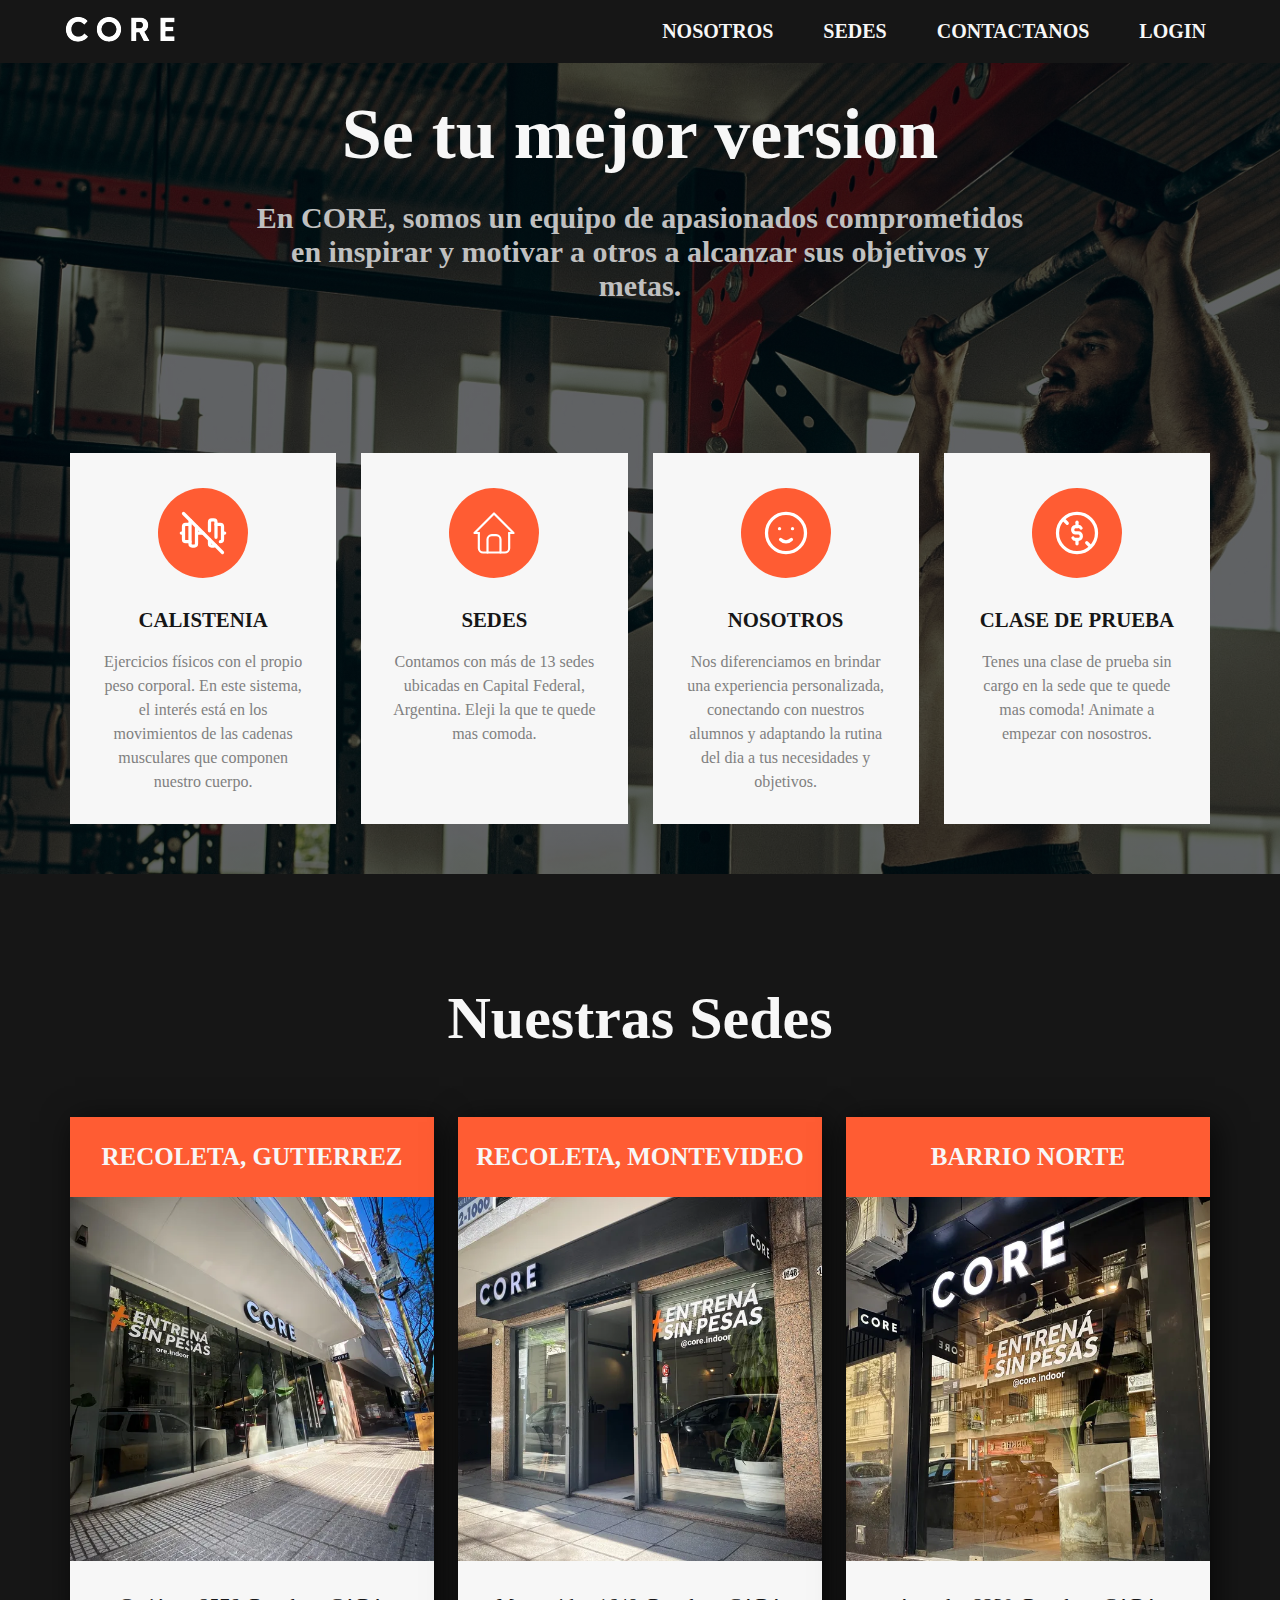
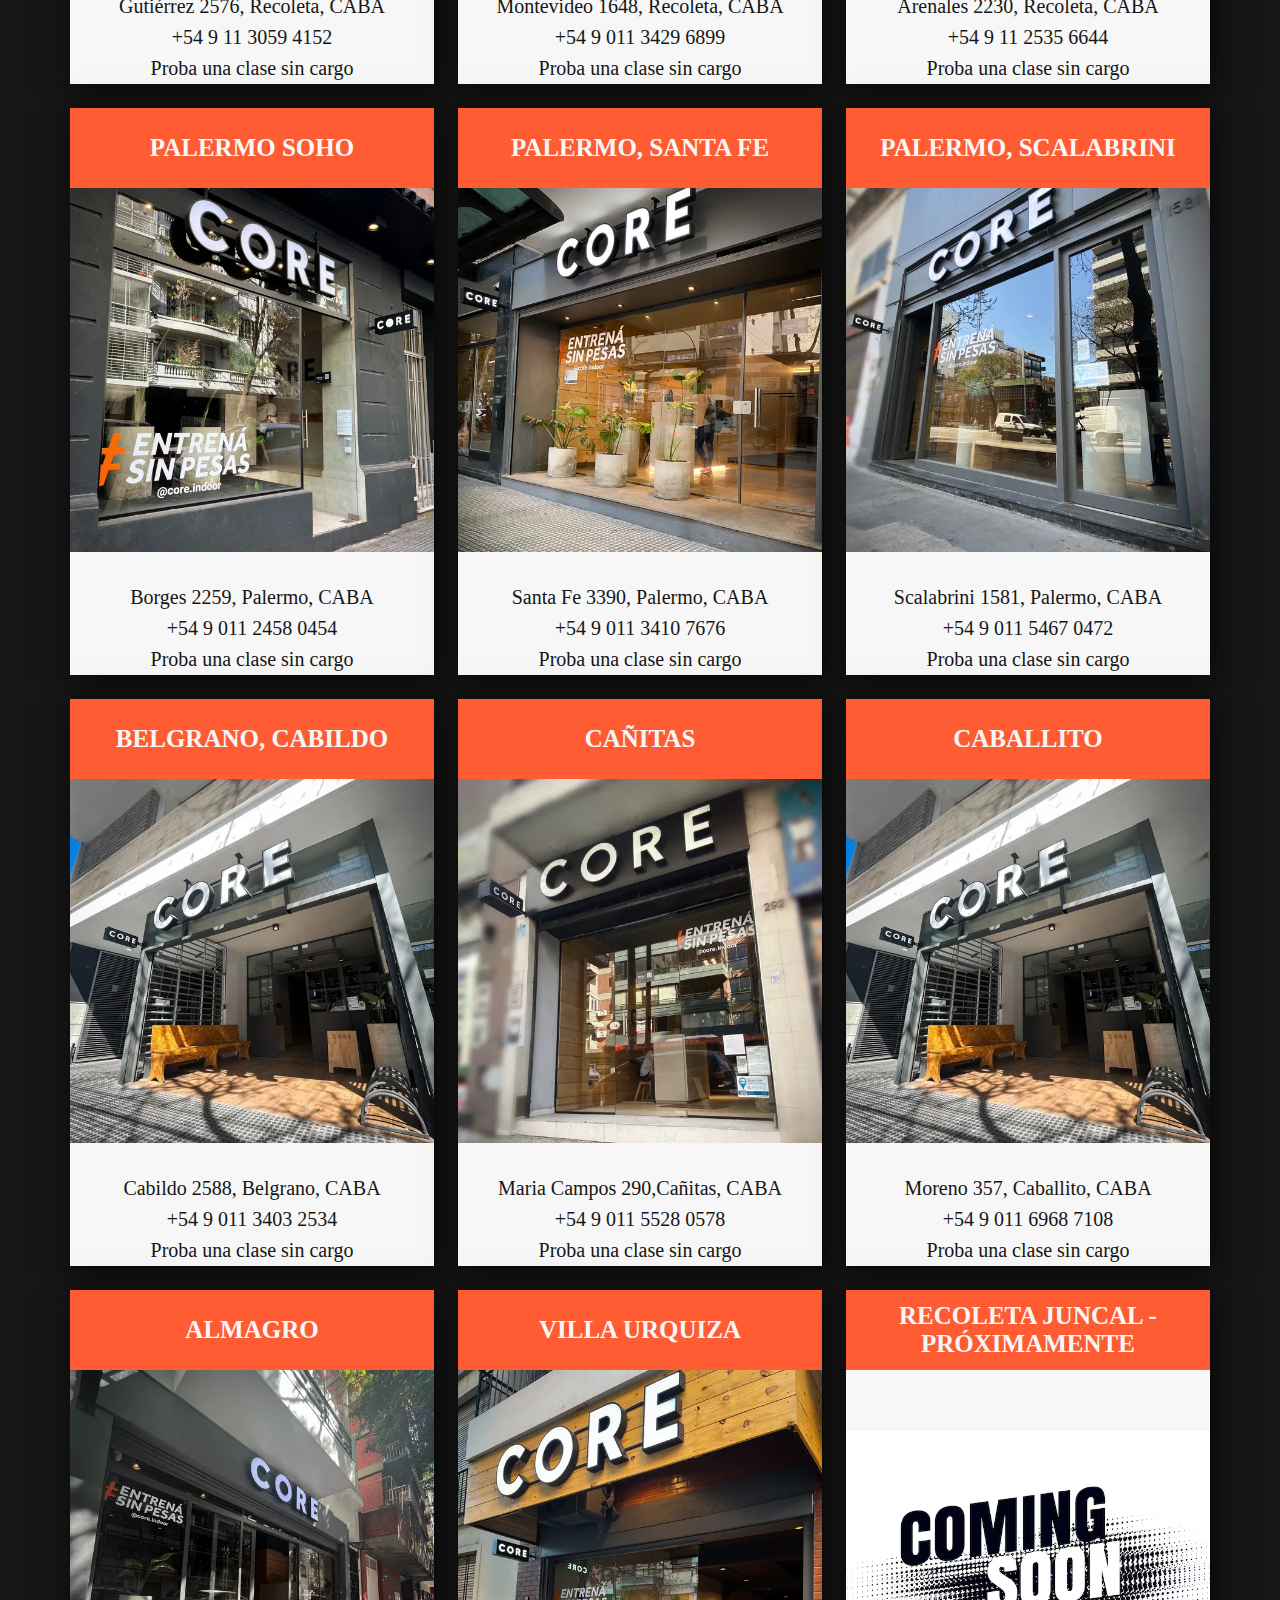
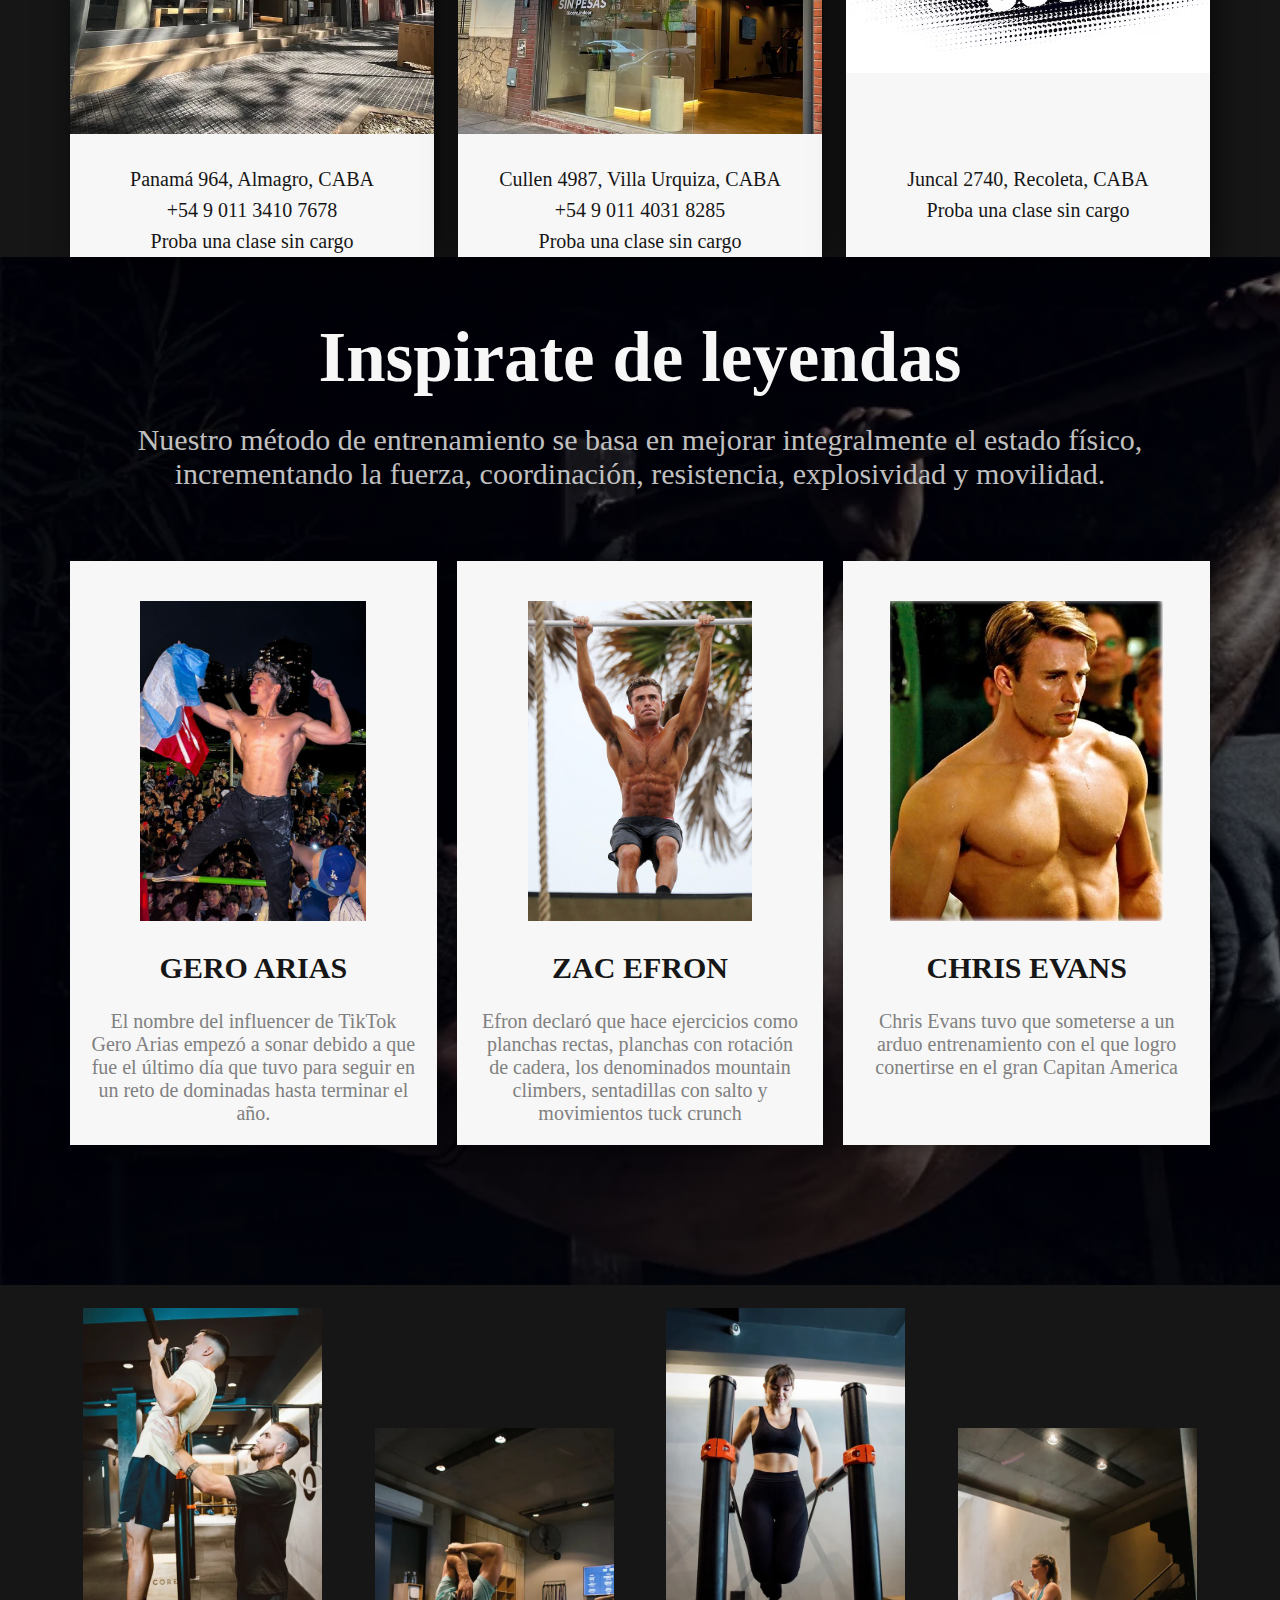
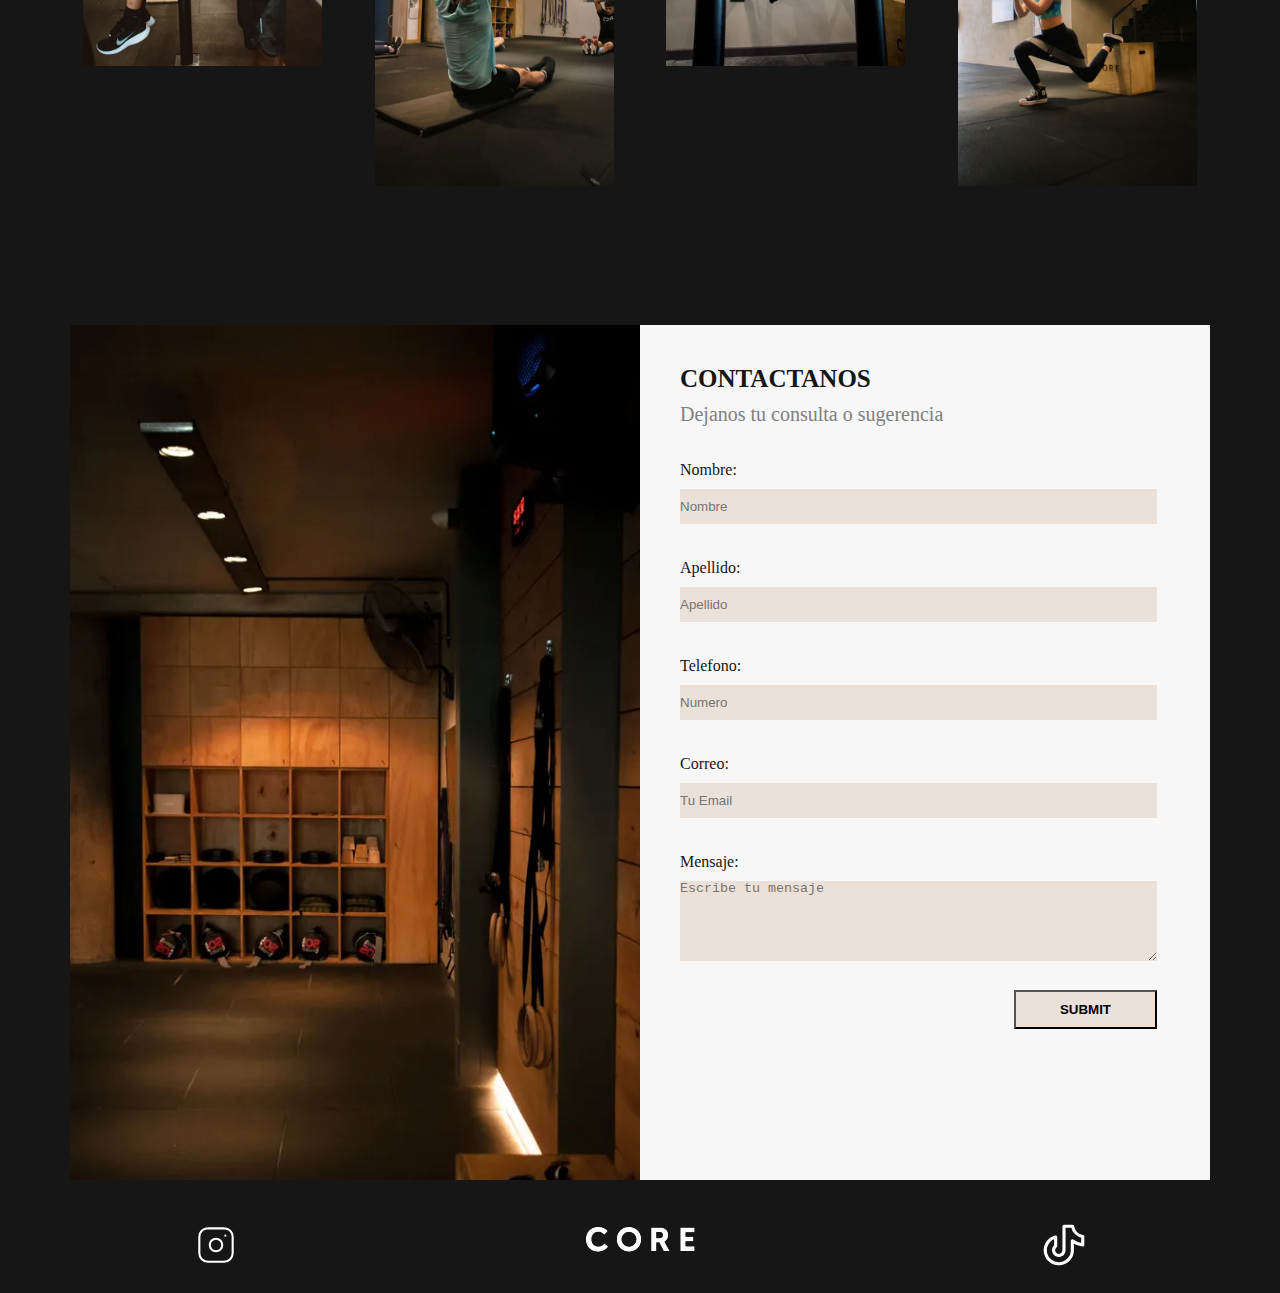
<file: index.html>
<!DOCTYPE html>
<html lang="en">

<head>
  <meta charset="UTF-8" />
  <meta name="viewport" content="width=device-width, initial-scale=1.0" />
  <link rel="stylesheet" href="style/style.css" />
  <title>CORE</title>
  <link rel="stylesheet" href="style/style.css" />
  <link rel="stylesheet" href="style/mediaquery.css">
  <link rel="stylesheet" href="style/animation.css">
  <link rel="preconnect" href="https://fonts.googleapis.com" />
  <link rel="preconnect" href="https://fonts.gstatic.com" crossorigin />
  <link href="https://fonts.googleapis.com/css2?family=Fjalla+One&family=Montserrat&family=Roboto+Mono&display=swap"
    rel="stylesheet" />
</head>

<body>
  <header class="nav-completo">
    <a href="#"><img src="style/qt=q_95.webp" /></a>
    <nav class="navbar">
      <label for="toggle-menu"><svg xmlns="http://www.w3.org/2000/svg" class="icon icon-tabler icon-tabler-menu-2"
          width="52" height="52" viewBox="0 0 24 24" stroke-width="1.5" stroke="#ffffff" fill="none"
          stroke-linecap="round" stroke-linejoin="round">
          <path stroke="none" d="M0 0h24v24H0z" fill="none" />
          <path d="M4 6l16 0" />
          <path d="M4 12l16 0" />
          <path d="M4 18l16 0" />
        </svg></label>
      <input type="checkbox" id="toggle-menu">
      <ul class="list">
        <li>
          <a href="#nosotros">NOSOTROS</a>
        </li>
        <li>
          <a href="#sedes">SEDES</a>
        </li>
        <li>
          <a href="#contactanos">CONTACTANOS</a>
        </li>
        <li>
          <a href="login.html">LOGIN</a>
        </li>
      </ul>
    </nav>
  </header>
  <main>
    <section id="nosotros" class="first-part">
      <div class="first-part-text">
        <h1 class="animate__zoomIn">Se tu mejor version</h1>
        <h5 class="animate__zoomIn2">
          En CORE, somos un equipo de apasionados comprometidos en inspirar y
          motivar a otros a alcanzar sus objetivos y metas.
        </h5>
      </div>
      <div class="container-position ">
        <div class="container-items animate__fadeInUp">
          <div class="card ">
            <div class="card-order">
              <span class="animate__rotateInDownRight">
                <svg xmlns="http://www.w3.org/2000/svg"
                  class="animate__rotateInDownRight2 icon icon-tabler icon-tabler-barbell-off" width="60" height="60"
                  viewBox="0 0 24 24" stroke-width="1.5" stroke="#ffffff" fill="none" stroke-linecap="round"
                  stroke-linejoin="round">
                  <path stroke="none" d="M0 0h24v24H0z" fill="none" />
                  <path d="M2 12h1" />
                  <path d="M6 8h-2a1 1 0 0 0 -1 1v6a1 1 0 0 0 1 1h2" />
                  <path d="M6.298 6.288a1 1 0 0 0 -.298 .712v10a1 1 0 0 0 1 1h1a1 1 0 0 0 1 -1v-8" />
                  <path d="M9 12h3" />
                  <path
                    d="M15 15v2a1 1 0 0 0 1 1h1c.275 0 .523 -.11 .704 -.29m.296 -3.71v-7a1 1 0 0 0 -1 -1h-1a1 1 0 0 0 -1 1v4" />
                  <path d="M18 8h2a1 1 0 0 1 1 1v6a1 1 0 0 1 -1 1" />
                  <path d="M22 12h-1" />
                  <path d="M3 3l18 18" />
                </svg>
              </span>
              <h4>CALISTENIA</h4>
              <p>
                Ejercicios físicos con el propio peso corporal. En este
                sistema, el interés está en los movimientos de las cadenas
                musculares que componen nuestro cuerpo.
              </p>
            </div>
          </div>
          <div class="card">
            <div class="card-order">
              <span class="animate__rotateInDownRight">
                <svg xmlns="http://www.w3.org/2000/svg"
                  class="animate__rotateInDownRight2 icon icon-tabler icon-tabler-home" width="60" height="60"
                  viewBox="0 0 24 24" stroke-width="1" stroke="#ffffff" fill="none" stroke-linecap="round"
                  stroke-linejoin="round">
                  <path stroke="none" d="M0 0h24v24H0z" fill="none" />
                  <path d="M5 12l-2 0l9 -9l9 9l-2 0" />
                  <path d="M5 12v7a2 2 0 0 0 2 2h10a2 2 0 0 0 2 -2v-7" />
                  <path d="M9 21v-6a2 2 0 0 1 2 -2h2a2 2 0 0 1 2 2v6" />
                </svg>
              </span>
              <h4>SEDES</h4>
              <p>
                Contamos con más de 13 sedes ubicadas en Capital Federal,
                Argentina. Eleji la que te quede mas comoda.
              </p>
            </div>
          </div>
          <div class="card">
            <div class="card-order">
              <span class="animate__rotateInDownRight">
                <svg xmlns="http://www.w3.org/2000/svg"
                  class="animate__rotateInDownRight2 icon icon-tabler icon-tabler-mood-smile" width="60" height="60"
                  viewBox="0 0 24 24" stroke-width="1.5" stroke="#ffffff" fill="none" stroke-linecap="round"
                  stroke-linejoin="round">
                  <path stroke="none" d="M0 0h24v24H0z" fill="none" />
                  <path d="M12 12m-9 0a9 9 0 1 0 18 0a9 9 0 1 0 -18 0" />
                  <path d="M9 10l.01 0" />
                  <path d="M15 10l.01 0" />
                  <path d="M9.5 15a3.5 3.5 0 0 0 5 0" />
                </svg>
              </span>
              <h4>NOSOTROS</h4>
              <p>
                Nos diferenciamos en brindar una experiencia personalizada,
                conectando con nuestros alumnos y adaptando la rutina del dia
                a tus necesidades y objetivos.
              </p>
            </div>
          </div>
          <div class="card">
            <div class="card-order">
              <span class="animate__rotateInDownRight">
                <svg xmlns="http://www.w3.org/2000/svg"
                  class="animate__rotateInDownRight2 icon icon-tabler icon-tabler-free-rights" width="60" height="60"
                  viewBox="0 0 24 24" stroke-width="1.5" stroke="#ffffff" fill="none" stroke-linecap="round"
                  stroke-linejoin="round">
                  <path stroke="none" d="M0 0h24v24H0z" fill="none" />
                  <path d="M12 12m-9 0a9 9 0 1 0 18 0a9 9 0 1 0 -18 0" />
                  <path
                    d="M13.867 9.75c-.246 -.48 -.708 -.769 -1.2 -.75h-1.334c-.736 0 -1.333 .67 -1.333 1.5c0 .827 .597 1.499 1.333 1.499h1.334c.736 0 1.333 .671 1.333 1.5c0 .828 -.597 1.499 -1.333 1.499h-1.334c-.492 .019 -.954 -.27 -1.2 -.75" />
                  <path d="M12 7v2" />
                  <path d="M12 15v2" />
                  <path d="M6 6l1.5 1.5" />
                  <path d="M16.5 16.5l1.5 1.5" />
                </svg>
              </span>
              <h4>CLASE DE PRUEBA</h4>
              <p>
                Tenes una clase de prueba sin cargo en la sede que te quede
                mas comoda! Animate a empezar con nosostros.
              </p>
            </div>
          </div>
        </div>
      </div>
    </section>
    <section id="sedes" class="second-part">
      <div class="division-sedes">
        <h2>Nuestras Sedes</h2>
        <div class="sedes-position">
          <div class="sedes">
            <div class="sede">
              <div class="sede-direction">
                <h4>RECOLETA, GUTIERREZ</h4>
              </div>
              <img src="style/gutierrez.webp" />
              <ul>
                <li>Gutiérrez 2576, Recoleta, CABA</li>
                <li>+54 9 11 3059 4152</li>
                <li>Proba una clase sin cargo</li>
              </ul>
            </div>
            <div class="sede">
              <div class="sede-direction">
                <h4>RECOLETA, MONTEVIDEO</h4>
              </div>
              <img src="style/montevideo.webp" />
              <ul>
                <li>Montevideo 1648, Recoleta, CABA</li>
                <li>+54 9 011 3429 6899</li>
                <li>Proba una clase sin cargo</li>
              </ul>
            </div>
            <div class="sede">
              <div class="sede-direction">
                <h4>BARRIO NORTE</h4>
              </div>
              <img src="style/barrio norte.webp" />
              <ul>
                <li>Arenales 2230, Recoleta, CABA</li>
                <li>+54 9 11 2535 6644</li>
                <li>Proba una clase sin cargo</li>
              </ul>
            </div>
            <div class="sede">
              <div class="sede-direction">
                <h4>PALERMO SOHO</h4>
              </div>
              <img src="style/palermo soho.webp" />
              <ul>
                <li>Borges 2259, Palermo, CABA</li>
                <li>+54 9 011 2458 0454</li>
                <li>Proba una clase sin cargo</li>
              </ul>
            </div>
            <div class="sede">
              <div class="sede-direction">
                <h4>PALERMO, SANTA FE</h4>
              </div>
              <img src="style/santa fe.webp" />
              <ul>
                <li>Santa Fe 3390, Palermo, CABA</li>
                <li>+54 9 011 3410 7676</li>
                <li>Proba una clase sin cargo</li>
              </ul>
            </div>
            <div class="sede">
              <div class="sede-direction">
                <h4>PALERMO, SCALABRINI</h4>
              </div>
              <img src="style/scalabrini.webp" />
              <ul>
                <li>Scalabrini 1581, Palermo, CABA</li>
                <li>+54 9 011 5467 0472</li>
                <li>Proba una clase sin cargo</li>
              </ul>
            </div>
            <div class="sede">
              <div class="sede-direction">
                <h4>BELGRANO, CABILDO</h4>
              </div>
              <img src="style/caballito.webp" />
              <ul>
                <li>Cabildo 2588, Belgrano, CABA</li>
                <li>+54 9 011 3403 2534</li>
                <li>Proba una clase sin cargo</li>
              </ul>
            </div>
            <div class="sede">
              <div class="sede-direction">
                <h4>CAÑITAS</h4>
              </div>
              <img src="style/cañitas.webp" />
              <ul>
                <li>Maria Campos 290,Cañitas, CABA</li>
                <li>+54 9 011 5528 0578</li>
                <li>Proba una clase sin cargo</li>
              </ul>
            </div>
            <div class="sede">
              <div class="sede-direction">
                <h4>CABALLITO</h4>
              </div>
              <img src="style/caballito.webp" />
              <ul>
                <li>Moreno 357, Caballito, CABA</li>
                <li>+54 9 011 6968 7108</li>
                <li>Proba una clase sin cargo</li>
              </ul>
            </div>
            <div class="sede">
              <div class="sede-direction">
                <h4>ALMAGRO</h4>
              </div>
              <img src="style/almagro.webp" />
              <ul>
                <li>Panamá 964, Almagro, CABA</li>
                <li>+54 9 011 3410 7678</li>
                <li>Proba una clase sin cargo</li>
              </ul>
            </div>
            <div class="sede">
              <div class="sede-direction">
                <h4>VILLA URQUIZA</h4>
              </div>
              <img src="style/villa urquiza.webp" />
              <ul>
                <li>Cullen 4987, Villa Urquiza, CABA</li>
                <li>+54 9 011 4031 8285</li>
                <li>Proba una clase sin cargo</li>
              </ul>
            </div>
            <div class="sede">
              <div class="sede-direction">
                <h4>RECOLETA JUNCAL - PRÓXIMAMENTE</h4>
              </div>
              <img class="proximamente" src="style/PROXIMAMENTE2.jpg" />
              <ul>
                <li>Juncal 2740, Recoleta, CABA</li>
                <li>Proba una clase sin cargo</li>
              </ul>
            </div>
          </div>
        </div>
      </div>
    </section>
    <section class="third-part">
      <div class="inspiration-text">
        <div class="inspiration-text-tittle">
          <h2>Inspirate de leyendas</h2>
          <p>
            Nuestro método de entrenamiento se basa en mejorar integralmente
            el estado físico, incrementando la fuerza, coordinación,
            resistencia, explosividad y movilidad.
          </p>
        </div>
        <div class="divison-inspiration">
          <div class="inspiration">
            <div class="stories">
              <img src="style/gero arias.png" />
              <h4>GERO ARIAS</h4>
              <p>
                El nombre del influencer de TikTok Gero Arias empezó a sonar
                debido a que fue el último día que tuvo para seguir en un reto
                de dominadas hasta terminar el año.
              </p>
            </div>
            <div class="stories">
              <img src="style/zac efron.jpeg" />
              <h4>ZAC EFRON</h4>
              <p>
                Efron declaró que hace ejercicios como planchas rectas,
                planchas con rotación de cadera, los denominados mountain
                climbers, sentadillas con salto y movimientos tuck crunch
              </p>
            </div>
            <div class="stories">
              <img src="style/chris evans.jpg" />
              <h4>CHRIS EVANS</h4>
              <p>
                Chris Evans tuvo que someterse a un arduo entrenamiento con el
                que logro conertirse en el gran Capitan America
              </p>
            </div>
          </div>
        </div>
      </div>
    </section>
    <section class="fourth-part">
      <div class="core">
        <div class="core-image-1-3">
          <div class="image">
            <img src="style/CONTACTANOS 1.webp" />
          </div>
          <div class="block"></div>
        </div>

        <div class="core-image-2-4">
          <div class="image">
            <img src="style/CONTACTANOS 2.webp" />
          </div>
          <div class="block"></div>
        </div>
        <div class="core-image-1-3">
          <div class="image">
            <img src="style/CONTACTANOS 3.webp" />
          </div>
          <div class="block"></div>
        </div>
        <div class="core-image-2-4">
          <div class="image">
            <img src="style/CONTACTANOS 4.webp" />
          </div>
          <div class="block"></div>
        </div>
      </div>
    </section>
    <section id="contactanos" class="fifth-part">
      <div class="contact">
        <div class="contact-container">
          <div class="contact-image">
            <img src="style/contactanos formulario.webp" alt="" />
          </div>
          <div class="contact-info">
            <div class="contact-tittle">
              <h4>CONTACTANOS</h4>
              <p>Dejanos tu consulta o sugerencia</p>
            </div>
            <div class="contact-form">
              <div class="contact-form-name">
                <label>Nombre:</label>
                <input type="text" placeholder="Nombre" />
              </div>
              <div class="contact-form-lastname">
                <label>Apellido:</label>
                <input type="text" placeholder="Apellido" />
              </div>
              <div class="contact-form-phone">
                <label>Telefono:</label>
                <input type="number" placeholder="Numero" />
              </div>
              <div class="contact-form-email">
                <label>Correo:</label>
                <input type="email" placeholder="Tu Email" />
              </div>
              <div class="contact-form-text">
                <label>Mensaje:</label>
                <textarea placeholder="Escribe tu mensaje"></textarea>
              </div class="contact-form-send">
              <div class="contact-form-send">
                <input type="submit" placeholder="ENVIAR" />
              </div>
            </div>
          </div>
        </div>
      </div>
    </section>
  </main>
</body>
<footer class="footer">
  <div class="insta">
    <span>
      <a href="#">
        <svg xmlns="http://www.w3.org/2000/svg" class="icon icon-tabler icon-tabler-brand-instagram" width="50"
          height="50" viewBox="0 0 24 24" stroke-width="1" stroke="#ffffff" fill="none" stroke-linecap="round"
          stroke-linejoin="round">
          <path stroke="none" d="M0 0h24v24H0z" fill="none" />
          <path d="M4 4m0 4a4 4 0 0 1 4 -4h8a4 4 0 0 1 4 4v8a4 4 0 0 1 -4 4h-8a4 4 0 0 1 -4 -4z" />
          <path d="M12 12m-3 0a3 3 0 1 0 6 0a3 3 0 1 0 -6 0" />
          <path d="M16.5 7.5l0 .01" />
        </svg>
      </a>
    </span>
  </div>
  <div class="core-footer">
    <a href="#">
      <img src="style/qt=q_95.webp" alt="" />
    </a>
  </div>
  <div class="tiktok">
    <span>
      <a href="#">
        <svg xmlns="http://www.w3.org/2000/svg" class="icon icon-tabler icon-tabler-brand-tiktok" width="50" height="50"
          viewBox="0 0 24 24" stroke-width="1.5" stroke="#ffffff" fill="none" stroke-linecap="round"
          stroke-linejoin="round">
          <path stroke="none" d="M0 0h24v24H0z" fill="none" />
          <path
            d="M21 7.917v4.034a9.948 9.948 0 0 1 -5 -1.951v4.5a6.5 6.5 0 1 1 -8 -6.326v4.326a2.5 2.5 0 1 0 4 2v-11.5h4.083a6.005 6.005 0 0 0 4.917 4.917z" />
        </svg>
      </a>
    </span>
  </div>
</footer>

</html>
</file>
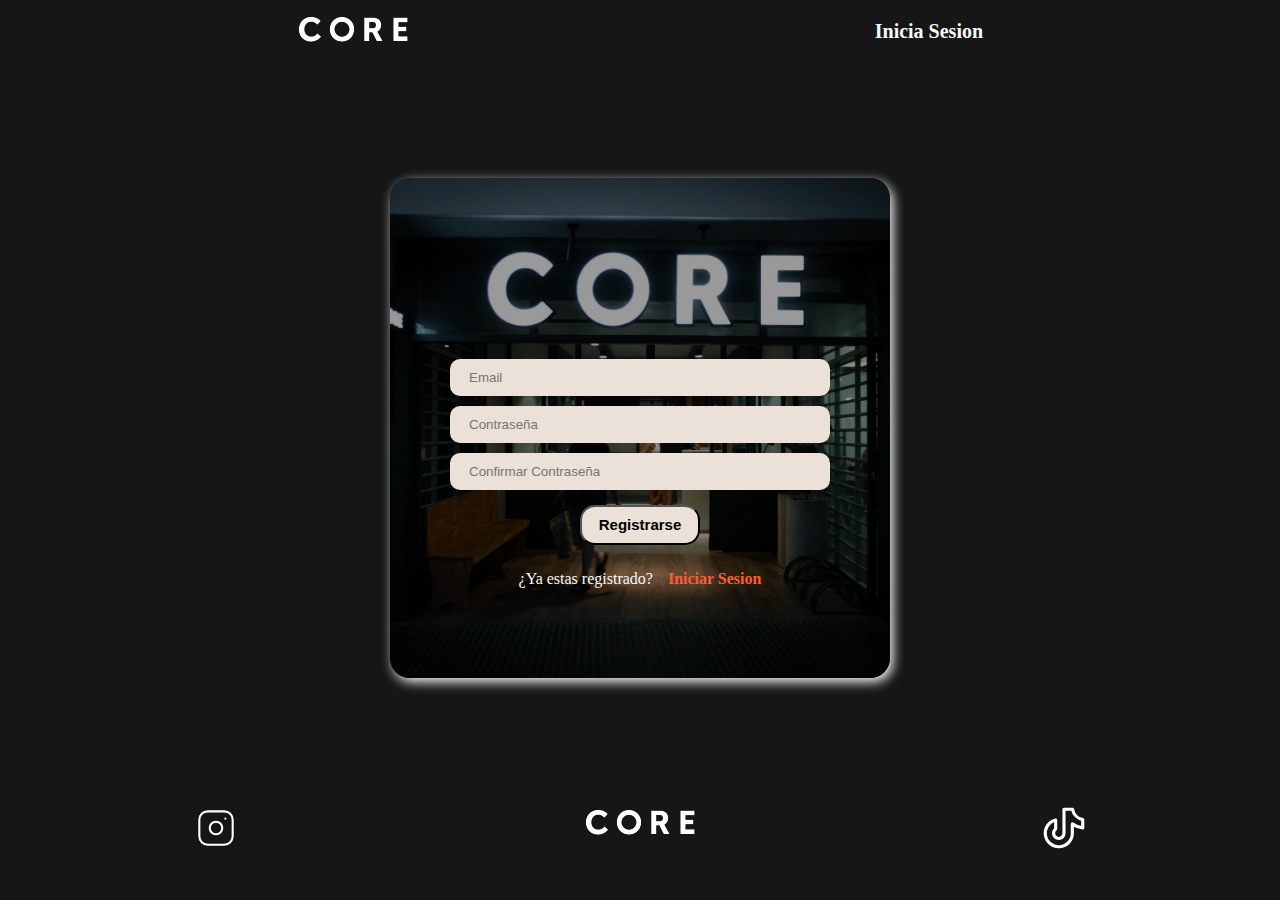
<file: register.html>
<!DOCTYPE html>
<html lang="en">

<head>
    <meta charset="UTF-8">
    <meta name="viewport" content="width=device-width, initial-scale=1.0">
    <title>Register</title>
    <link rel="stylesheet" href="style/style.css" />
    <link rel="stylesheet" href="style/mediaquery.css">
    <link rel="stylesheet" href="style/animation.css">
    <link rel="preconnect" href="https://fonts.googleapis.com" />
    <link rel="preconnect" href="https://fonts.gstatic.com" crossorigin />
    <link href="https://fonts.googleapis.com/css2?family=Fjalla+One&family=Montserrat&family=Roboto+Mono&display=swap"
        rel="stylesheet" />
</head>

<body>
    <header class="nav-completo-log-reg">
        <a href="index.html"><img src="style/qt=q_95.webp" /></a>
        <nav>
            <ul class="list">
                <li>
                    <a href="login.html">Inicia Sesion</a>
                </li>
            </ul>
        </nav>
    </header>
    <section class="login">
        <form class="login-container">
            <img src="style/login.webp">
            <div class="login-text">
                <div class="login-dates">
                    <input type="email" placeholder="Email">
                </div>
                <div class="login-dates">
                    <input type="password" placeholder="Contraseña">
                </div>
                <div class="login-dates">
                    <input type="password" placeholder="Confirmar Contraseña">
                </div>
                <div class="login-buttom">
                    <input type="submit" value="Registrarse">
                </div>
                <div class="login-register">
                    <p>¿Ya estas registrado?</p>
                    <a href="login.html">Iniciar Sesion</a>
                </div>
            </div>
        </form>
    </section>
    <footer class="footer">
        <div class="insta">
            <span>
                <a href="#">
                    <svg xmlns="http://www.w3.org/2000/svg" class="icon icon-tabler icon-tabler-brand-instagram"
                        width="50" height="50" viewBox="0 0 24 24" stroke-width="1" stroke="#ffffff" fill="none"
                        stroke-linecap="round" stroke-linejoin="round">
                        <path stroke="none" d="M0 0h24v24H0z" fill="none" />
                        <path d="M4 4m0 4a4 4 0 0 1 4 -4h8a4 4 0 0 1 4 4v8a4 4 0 0 1 -4 4h-8a4 4 0 0 1 -4 -4z" />
                        <path d="M12 12m-3 0a3 3 0 1 0 6 0a3 3 0 1 0 -6 0" />
                        <path d="M16.5 7.5l0 .01" />
                    </svg>
                </a>
            </span>
        </div>
        <div class="core-footer">
            <a href="#">
                <img src="style/qt=q_95.webp" alt="" />
            </a>
        </div>
        <div class="tiktok">
            <span>
                <a href="#">
                    <svg xmlns="http://www.w3.org/2000/svg" class="icon icon-tabler icon-tabler-brand-tiktok" width="50"
                        height="50" viewBox="0 0 24 24" stroke-width="1.5" stroke="#ffffff" fill="none"
                        stroke-linecap="round" stroke-linejoin="round">
                        <path stroke="none" d="M0 0h24v24H0z" fill="none" />
                        <path
                            d="M21 7.917v4.034a9.948 9.948 0 0 1 -5 -1.951v4.5a6.5 6.5 0 1 1 -8 -6.326v4.326a2.5 2.5 0 1 0 4 2v-11.5h4.083a6.005 6.005 0 0 0 4.917 4.917z" />
                    </svg>
                </a>
            </span>
        </div>
    </footer>
</body>

</html>
</file>
<file: style/style.css>
:root {
  --negro: rgb(22, 22, 22);
  --blanco: rgb(247, 247, 247);
  --naranja: rgb(255, 92, 51);
  --gris: #808080;
  --grisclaro: #c0c0c0;
  --fondo: #ebe1d8;
}

* {
  margin: 0;
  padding: 0;
  box-sizing: border-box;
}

html {
  overflow-x: hidden;
}

.nav-completo {
  background-color: var(--negro);
  display: flex;
  justify-content: space-between;
  padding: 0px 5%;
  align-items: center;
  width: 100%;
}

.navbar {
  display: flex;
  margin: 10px;
}

.navbar label {
  display: none;
}

#toggle-menu {
  display: none;
}

.list {
  list-style: none;
  display: flex;
  justify-content: space-around;
  gap: 50px;
  font-size: 20px;
}

.list a {
  text-decoration: none;
  font-weight: 800;
  color: var(--blanco);
}

.list a:hover {
  color: var(--naranja);
}

body {
  background-color: var(--negro);
  color: var(--blanco);
  overflow-x: hidden;
}

.first-part {
  display: flex;
  align-items: center;
  justify-content: center;
  flex-direction: column;
  background: linear-gradient(to top, rgb(0 0 0 / 0.6), rgb(0 0 0 / 0.6)),
    url("fondo.jpg");
  background-color: var(--negro);
  width: 100%;
  height: 100%;
  background-size: cover;
  background-position-x: center;
  background-repeat: no-repeat;
  gap: 100px;
}

.first-part-text {
  display: flex;
  justify-content: center;
  align-items: center;
  flex-direction: column;
  text-align: center;

  margin-top: 30px;
}

.first-part-text h1 {
  font-size: 72px;
  font-weight: 600;
  width: 680px;
  text-align: center;
}

.first-part-text h5 {
  font-size: 30px;
  margin: 25px 20% 0;
  color: var(--grisclaro);
}

.container-position {
  margin: 50px 0;
  width: 1140px;
  justify-content: center;
  align-items: center;
  display: flex;
}

.container-items {
  display: grid;
  grid-template-columns: repeat(4, 1fr);
  align-items: center;
  justify-content: center;
  gap: 25px;
  width: 1140px;
}

.card {
  display: flex;
  flex-direction: column;
  width: 100%;
  height: 100%;
  justify-content: flex-start;

  background-color: var(--blanco);
  color: var(--negro);
}

.card-order {
  display: flex;
  flex-direction: column;
  justify-content: flex-start;
  align-items: center;
  padding: 30px;
}

.card-order span {
  width: 90px;
  height: 90px;
  padding: 19px;
  background-color: var(--naranja);
  border-radius: 50%;
  display: flex;
  justify-content: space-evenly;
  align-items: center;
  margin: 5px;
}

.card-order h4 {
  font-weight: 700;
  font-size: 1.3rem;
  margin-top: 25px;
  margin-bottom: 0;
  text-align: center;
}

.card-order p {
  color: var(--gris);
  margin-top: 18px;
  margin-bottom: 0;
  text-align: center;
  font-size: 1rem;
  line-height: 24px;
}

.second-part {
  margin-top: 50px;
  display: flex;
  align-items: center;
  justify-content: center;
  flex-direction: column;
}

.division-sedes {
  display: flex;
  flex-direction: column;
  align-items: center;
  justify-content: center;
  width: 1140px;
}

.division-sedes h2 {
  margin: 60px auto 0;
  font-size: 60px;
}

.sedes-position {
  margin-top: 64px;
  width: 1140px;
}

.sedes {
  display: grid;
  grid-template-columns: repeat(3, 1fr);
  gap: 24px;
}

.sede {
  display: flex;
  flex-direction: column;
  align-items: center;
  background: var(--blanco);
  box-shadow: 5px 5px 30px 0 rgba(0, 0, 0, 0.7);
  width: 100%;
}

.sede-direction {
  display: flex;
  align-items: center;
  justify-content: center;
  text-align: center;
  background: var(--naranja);
  width: 100%;
  min-height: 80px;
  font-size: 25px;
}

.sede img {
  width: 100%;
  object-fit: contain;
  align-items: flex-start;
}

.proximamente {
  padding: 60.7675px 0;
}

.sede ul {
  display: flex;
  flex-direction: column;
  justify-content: flex-end;
  align-items: center;
  color: var(--negro);
  margin-top: 30px;
  list-style: none;
  font-size: 20px;
  line-height: 31px;
}

.third-part {
  display: flex;
  align-items: center;
  justify-content: center;
  flex-direction: column;
  background: linear-gradient(to top, rgb(0 0 0 / 0.6), rgb(0 0 0 / 0.6)),
    url("fondo\ de\ inspiracion.webp");
  width: 100%;
  height: 100%;
  background-size: cover;
  background-position-x: left;
  background-repeat: no-repeat;
  gap: 100px;
}

.inspiration-text {
  display: flex;
  flex-direction: column;
  align-items: center;
  justify-content: center;
}

.inspiration-text-tittle {
  display: flex;
  flex-direction: column;
}

.inspiration-text-tittle h2 {
  text-align: center;
}

.inspiration-text-tittle p {
  padding: 0 100px;
  text-align: center;
  color: var(--grisclaro);
}

.inspiration-text h2 {
  margin: 60px auto 0;
  font-size: 71px;
  font-weight: 700;
}

.inspiration-text p {
  margin: 25px auto 0;
  font-size: 30px;
  text-align: center;
}

.divison-inspiration {
  display: flex;
  flex-direction: column;
  align-items: center;
  justify-content: center;
}

.inspiration {
  display: grid;
  grid-template-columns: repeat(3, 1fr);
  gap: 20px;
  align-items: center;
  justify-content: center;
  margin: 70px 0 140px;
  width: 1140px;
}

.stories {
  display: flex;
  flex-direction: column;
  align-items: center;
  justify-content: flex-start;
  background-color: var(--blanco);
  padding: 20px;
  box-shadow: 5px 5px 20px 0 rgba(0, 0, 0, 0.4);
  height: 100%;
}

.stories img {
  display: flex;
  height: 320px;
  object-fit: fill;
  margin-top: 20px;
}

.stories h4 {
  margin: 30px auto 0;
  font-size: 30px;
  font-weight: 700;
  color: var(--negro);
}

.stories p {
  color: var(--gris);
  font-size: 20px;
  margin-top: 25px;
}

.fourth-part {
  display: flex;

  justify-content: center;
  align-items: center;
}

.core {
  display: flex;
  justify-content: center;
  align-items: flex-start;
  margin-top: 10px;
  height: 600px;
  width: 1166px;
}

.core-image-1-3 {
  display: flex;
  flex-direction: column;
  height: 100%;
  width: 291.5px;
  justify-content: flex-start;
  align-items: center;
}

.core-image-2-4 {
  display: flex;
  flex-direction: column-reverse;
  justify-content: flex-end;
  align-items: center;
  height: 100%;
  width: 291.5px;
}

.image {
  display: flex;
  flex-direction: column;
  margin: 13px;
}

.image img {
  width: 100%;
  height: 90%;
  object-fit: cover;
}

.block {
  padding: 60px;
  height: 20%;
  width: 260.5px;
}

.fifth-part {
  display: flex;
  align-items: center;
  justify-content: center;
}

.contact {
  width: 1140px;
  margin: 30px 0;
}

.contact-container {
  display: flex;
  background: var(--blanco);
  color: var(--negro);
  height: auto;
}

.contact-image {
  width: 50%;
}

.contact-image img {
  display: flex;
  object-fit: fill;
  width: 100%;
  height: 100%;
}

.contact-info {
  width: 50%;
  padding: 40px 0 40px 40px;
}

.contact-tittle {
  font-size: 25px;
}

.contact-tittle p {
  color: var(--gris);
  font-size: 20px;
  padding-top: 10px;
}

.contact-form,
.contact-form-lastname,
.contact-form-phone,
.contact-form-email,
.contact-form-text {
  margin-top: 25px;
}

.contact-form-name label,
.contact-form-lastname label,
.contact-form-phone label,
.contact-form-email label,
.contact-form-text label {
  display: block;
  padding: 10px 0;
}

.contact-form-name input,
.contact-form-lastname input,
.contact-form-phone input,
.contact-form-email input {
  display: block;
  padding: 10px 0;
  width: 90%;
  text-decoration: none;
  border: none;
  background-color: var(--fondo);
}

.contact-form-text textarea {
  width: 90%;
  border: none;
  background-color: var(--fondo);
  height: 80px;
}

.contact-form-send {
  display: flex;
  align-items: center;
  justify-content: flex-end;
  width: 90%;
  margin-top: 25px;
}

.contact-form-send input {
  background-color: var(--fondo);
  text-transform: uppercase;
  background-image: none;
  font-weight: 700;
  padding: 10px;
  width: 30%;
}

.contact-form-send input:hover {
  background-color: var(--naranja);
}

.footer {
  display: flex;
  justify-content: space-around;
}

.insta,
.tiktok {
  display: flex;
  margin: 10px 40px 0;
}

.core-footer {
  display: flex;
  justify-content: center;
  height: 20%;
  align-items: center;
  margin-bottom: 20px;
}

.nav-completo-log-reg {
  background-color: var(--negro);
  display: flex;
  justify-content: space-around;
  padding: 0px 5%;
  align-items: center;
  width: 100%;
}

.login {
  display: flex;
  justify-content: center;
  align-items: center;
  padding: 40px auto;
  height: auto;
  margin: 70px auto;
}

.login-container {
  display: flex;
  justify-content: center;
  align-items: center;
  width: 500px;
  border-radius: 20px;
  box-shadow: 3px 4px 12px;
  margin: 5vh 0;
}

.login-container img {
  position: relative;
  overflow: hidden;
  filter: brightness(0.6);
  border-radius: 20px;
  width: 100%;
  height: 100%;
}

.login-text {
  display: flex;
  flex-direction: column;
  gap: 10px;
  position: absolute;
  width: 380px;
  margin-top: 100px;
}

.login-dates {
  display: flex;
  flex-direction: column;
  width: 100%;
}

.login-dates label {
  font-size: 20px;
  padding: 10px 0;
}

.login-dates input {
  display: block;
  padding: 10px 0;
  text-decoration: none;
  border: none;
  background-color: var(--fondo);
  height: 37px;
  border-radius: 10px;
  padding: 0 5%;
}

.login-buttom {
  display: flex;
  justify-content: center;
  align-items: center;
  height: 50px;
}

.login-buttom input{
  height: 40px;
  width: 120px;
  background-color: var(--fondo);
  font-size: 15px;
  font-weight: 700;
  border-radius: 15px;
}

.login-buttom input:hover {
  background-color: var(--naranja);
}

.login-register {
  display: flex;
  gap: 15px;
  justify-content: center;
  align-items: center;
  margin: 10px;
  font-size: 16px;
}

.login-register a {
  text-decoration: none;
  font-weight: 800;
  color: var(--naranja);
}
</file>
<file: style/mediaquery.css>
:root {
  --negro: rgb(22, 22, 22);
  --blanco: rgb(247, 247, 247);
  --naranja: rgb(255, 92, 51);
  --gris: #808080;
  --fondo: #ebe1d8;
}
@media screen and (max-width: 1200px) {
  .container-position {
    width: 940px;
  }
  .container-items {
    width: 940px;
    width: 100%;
  }

  .sedes-position {
    width: 940px;
  }

  .inspiration {
    width: 940px;
  }

  .core {
    width: 966px;
    margin-top: 40px;
  }

  .core-image-1-3,
  .core-image-2-4 {
    width: 241.5px;
  }

  .contact {
    width: 940px;
  }
}

@media screen and (max-width: 992px) {
  .navbar ul {
    background-color: var(--negro);
    width: 100%;
    height: 70vh;
    position: absolute;
    top: 75px;
    left: 0;
    flex-direction: column;
    align-items: center;
    justify-content: center;
    display: none;
    z-index: 999;
  }

  .navbar label {
    display: block;
  }

  #toggle-menu:checked ~ .list {
    display: flex;
  }

  .container-position {
    width: 720px;
  }

  .container-items {
    grid-template-columns: repeat(2, 1fr);
    width: 100%;
  }

  .sedes-position {
    width: 720px;
  }

  .sedes {
    grid-template-columns: repeat(2, 1fr);
  }

  .inspiration {
    width: 720px;
  }

  .inspiration {
    grid-template-columns: repeat(2, 1fr);
  }

  .core {
    width: 746px;
    flex-direction: row;
    flex-wrap: wrap;
    height: 100%;
  }

  .core-image-1-3,
  .core-image-2-4 {
    width: 373px;
  }

  .contact {
    width: 720px;
  }
}

@media screen and (max-width: 760px) {
  .container-position {
    width: 540px;
  }

  .first-part-text h1 {
    width: 590px;
  }

  .sedes-position {
    width: 540px;
  }

  .sedes {
    grid-template-columns: repeat(1, 1fr);
  }

  .inspiration {
    width: 540px;
  }

  .stories {
    width: 260px;
  }

  .stories img {
    height: 240px;
    width: 239px;
  }

  .fourth-part {
    margin-bottom: 20px;
  }

  .core {
    width: 540px;
    height: 100%;
  }

  .core-image-1-3,
  .core-image-2-4 {
    width: 540px;
    height: 750px;
  }

  .image {
    height: 720px;
  }

  .image img {
    width: 540px;
    height: 714px;
  }

  .block {
    height: 10px;
    width: 100%;
    padding: 0;
  }

  .contact {
    width: 540px;
  }

  .login {
    width: 450px;
    margin: 138px auto;
  }

  .login-container {
    width: 100%;
  }

  .login-text {
    width: 300px;
  }

}

@media screen and (max-width: 575px) {
  .first-part-text h1 {
    font-size: 60px;
    width: 80%;
  }

  .container-position {
    width: 340px;
  }

  .container-items {
    grid-template-columns: repeat(1, 1fr);
  }

  .sedes-position {
    width: 320px;
  }

  .division-sedes h2 {
    font-size: 40px;
  }

  .inspiration-text h2 {
    font-size: 55px;
  }

  .inspiration-text p {
    font-size: 20px;
    padding: 0 5%;
  }

  .inspiration {
    grid-template-columns: repeat(1, 1fr);
    width: 340px;
    height: 100%;
  }

  .stories {
    width: 340px;
  }

  .stories img {
    height: 258px;
    width: 300px;
  }

  .core {
    width: 340px;
    height: 100%;
  }

  .core-image-1-3,
  .core-image-2-4 {
    width: 340px;
    height: 470px;
  }

  .image {
    height: 450px;
  }

  .image img {
    width: 340px;
    height: 450px;
  }

  .contact {
    width: 340px;
  }

  .contact-image {
    display: none;
  }

  .contact-info {
    width: 100%;
  }
  
  .login {
    width: 350px;
    margin: 138px auto;
  }

  .login-container {
    width: 100%;
  }

  .login-text {
    width: 250px;
  }

  .login-dates label {
    font-size: 10px;
    padding: 5px 0;
  }
  
  .login-dates input {
    padding: 10px 10px;
    height: 20px;
  }

  .login-buttom {
    height: 20px;
  }

  .login-buttom input {
    height: 20px;
    width: 100px;
    font-size: 10px;
  }

  .login-register {
    gap: 15px;
    margin: 10px;
    font-size: 10px;
  }
}
</file>
<file: style/animation.css>
@keyframes zoomIn {
  0% {
    opacity: 0;
    transform: scale3d(0.3, 0.3, 0.3);
  }

  50% {
    opacity: 1;
  }
}

.animate__zoomIn {
  animation-name: zoomIn;
  animation-duration: 1s;
  animation-timing-function: ease-in-out;
  animation-fill-mode: both;
}

@keyframes zoomIn2 {
  0% {
    opacity: 0;
    transform: scale3d(0.3, 0.3, 0.3);
  }

  50% {
    opacity: 1;
  }
}

.animate__zoomIn2 {
  animation-name: zoomIn2;
  animation-duration: 1s;
  animation-timing-function: ease-in-out;
  animation-fill-mode: both;
  animation-delay: 0.4s;
}

@keyframes fadeInUp {
  0% {
    opacity: 0;
    transform: translate3d(0, 100%, 0);
  }

  to {
    opacity: 1;
    transform: translateZ(0);
  }
}

.animate__fadeInUp {
  animation-name: fadeInUp;
  animation-duration: 1s;
  animation-timing-function: ease-in-out;
  animation-fill-mode: both;
  animation-delay: 0.4s;
}

@keyframes rotateInDownRight {
  0% {
    opacity: 0;
    transform: rotate(90deg);
  }

  to {
    opacity: 1;
    transform: rotate(0deg);
  }
}

.animate__rotateInDownRight {
  animation-name: rotateInDownRight;
  transform-origin: right bottom;
  animation-duration: 1.5s;
  animation-timing-function: ease-in-out;
  animation-fill-mode: both;
  animation-delay: 0.4s;
}

@keyframes rotateInDownRight2 {
  0% {
    opacity: 0;
    transform: rotate(360deg);
  }

  to {
    opacity: 1;
    transform: rotate(0deg);
  }
}

.animate__rotateInDownRight2 {
  animation-name: rotateInDownRight2;
  transform-origin: right bottom;
  animation-duration: 1.5s;
  animation-timing-function: ease-in-out;
  animation-fill-mode: both;
 
}
</file>
